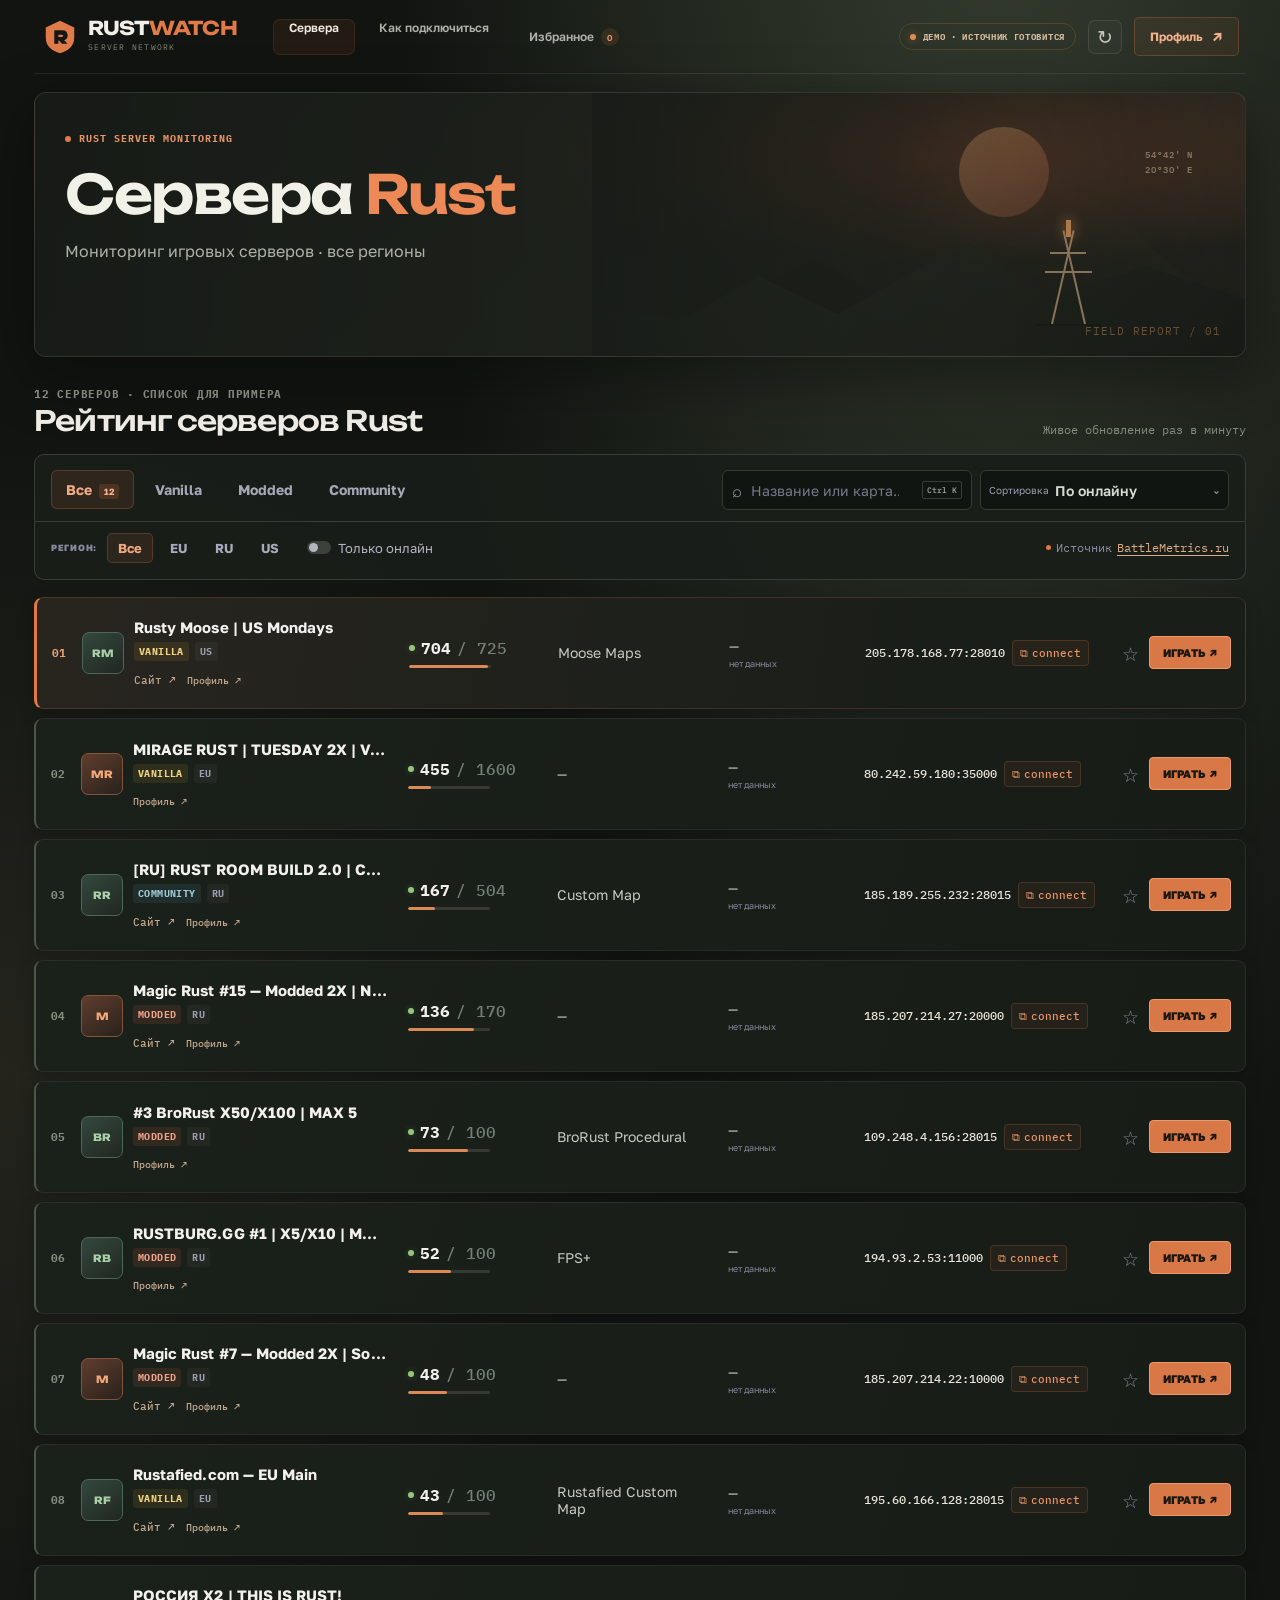
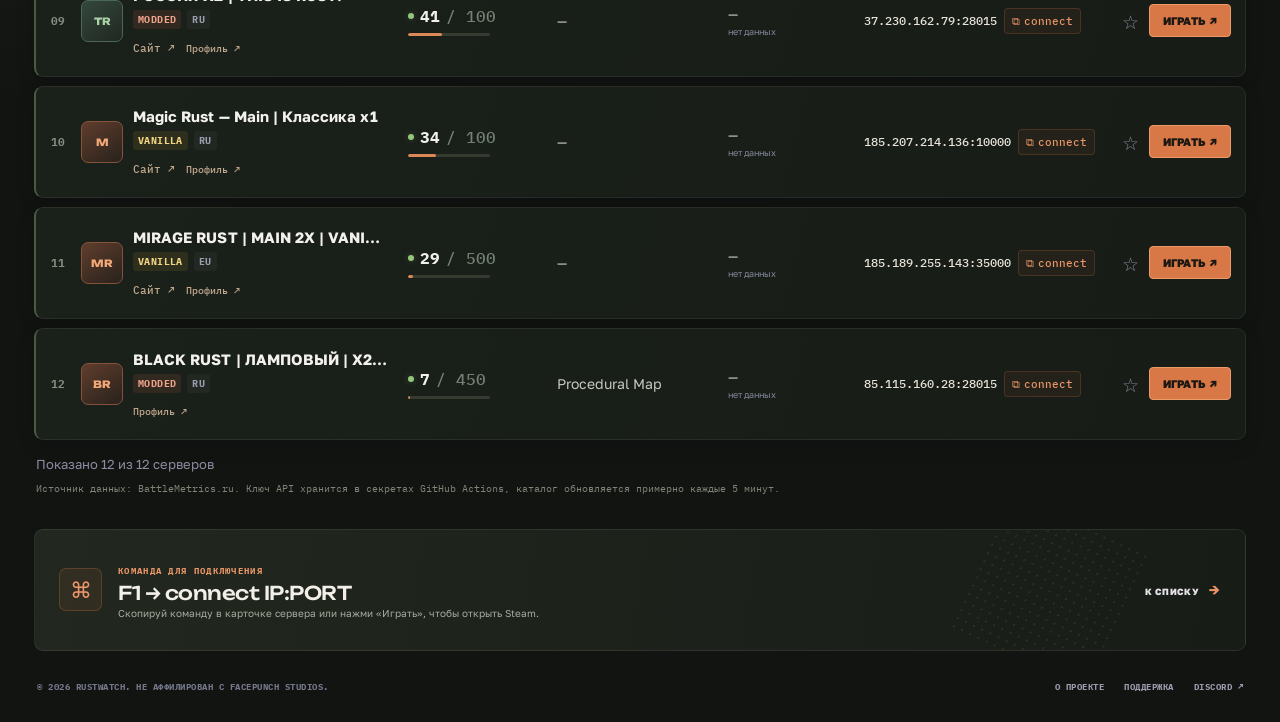
<file: index.html>
<!doctype html>
<html lang="ru">
  <head>
    <meta charset="UTF-8" />
    <meta name="viewport" content="width=device-width, initial-scale=1.0" />
    <meta name="theme-color" content="#0b0c19" />
    <meta name="description" content="Мониторинг серверов Rust: онлайн, карта, вайп и статус серверов." />
    <title>RUSTWATCH — мониторинг серверов</title>
    <link rel="preconnect" href="https://fonts.googleapis.com" />
    <link rel="preconnect" href="https://fonts.gstatic.com" crossorigin />
    <link href="https://fonts.googleapis.com/css2?family=Golos+Text:wght@400;500;600;700;800&family=IBM+Plex+Mono:wght@400;500;600&family=Unbounded:wght@400;500;600;700&display=swap" rel="stylesheet" />
    <link rel="stylesheet" href="styles.css" />
  </head>
  <body>
    <div class="site-shell">
      <main id="top">
        <header class="topbar">
          <a class="brand" href="#top" aria-label="RUSTWATCH — главная"><span class="brand-mark"><svg viewBox="0 0 40 40" aria-hidden="true"><path d="M20 3 5 10v11c0 8.2 6.4 13.7 15 16 8.6-2.3 15-7.8 15-16V10L20 3Z"/><path d="M14 27V13h8.6a5.4 5.4 0 0 1 1.8 10.5L28 27h-6l-2.9-3.2h-.8V27H14Zm4.3-7h3.8a1.2 1.2 0 1 0 0-2.4h-3.8V20Z"/></svg></span><span class="brand-name">RUST<span>WATCH</span><small>SERVER NETWORK</small></span></a>
          <nav class="top-nav" aria-label="Главная навигация"><a class="active" href="#servers" data-nav-all aria-current="page">Сервера</a><a href="#connect-guide">Как подключиться</a><button type="button" data-nav-filter="favorites" aria-pressed="false">Избранное <span id="favorite-count">0</span></button></nav>
          <div class="top-actions"><span class="demo-label"><i></i>КАТАЛОГ · ОБНОВЛЕНИЕ КАЖДЫЕ 5 МИН</span><button class="icon-button" id="refresh-button" aria-label="Обновить список" title="Обновить">↻</button><a class="profile-nav" href="profile.html">Профиль <span aria-hidden="true">↗</span></a></div>
        </header>

        <section class="hero" id="servers">
          <div class="hero-copy"><div class="eyebrow"><span></span> RUST SERVER MONITORING</div><h1>Сервера <em>Rust</em></h1><p>Мониторинг игровых серверов · все регионы</p></div>
          <div class="hero-art" aria-hidden="true"><div class="sun"></div><div class="ridge ridge-back"></div><div class="ridge ridge-front"></div><div class="radio-tower"><i></i><b></b><span></span></div><div class="hero-coords">54°42' N<br />20°30' E</div><div class="art-grain"></div></div>
        </section>

        <section class="content-section">
          <div class="section-heading"><div><div class="section-kicker">12 СЕРВЕРОВ · СПИСОК ДЛЯ ПРИМЕРА</div><h2>Рейтинг серверов Rust</h2></div><span class="rating-caption">Живое обновление раз в минуту</span></div>
          <div class="quick-stats"><div class="quick-stat"><span class="quick-icon flame">♨</span><div><b>Онлайн в примере</b><span>2 074 игрока</span></div><div class="sparkline"><svg viewBox="0 0 72 26"><path d="M1 19 10 17 17 21 25 12 34 15 43 8 50 13 59 5 71 2"/></svg></div></div><div class="quick-stat"><span class="quick-icon wipe-icon">◷</span><div><b>Ближайший вайп</b><span>Пример: сегодня</span></div><span class="quick-arrow">→</span></div><div class="quick-stat"><span class="quick-icon peak-icon">↗</span><div><b>Пик активности</b><span>EU Main · 398 / 400</span></div><span class="peak-badge">98%</span></div></div>

          <div class="toolbar"><div class="tabs" aria-label="Тип сервера"><button class="tab active" data-category="all" aria-pressed="true">Все <span>12</span></button><button class="tab" data-category="vanilla" aria-pressed="false">Vanilla</button><button class="tab" data-category="modded" aria-pressed="false">Modded</button><button class="tab" data-category="community" aria-pressed="false">Community</button></div><div class="toolbar-tools"><label class="search-box"><span aria-hidden="true">⌕</span><input id="search" type="search" placeholder="Название или карта..." aria-label="Поиск по названию сервера или карте" autocomplete="off" /><kbd aria-hidden="true">Ctrl K</kbd></label><label class="sort-select"><span>Сортировка</span><select id="sort" aria-label="Сортировка серверов"><option value="players">По онлайну</option><option value="capacity">По заполненности</option><option value="free">По свободным слотам</option><option value="name">По названию</option></select><b aria-hidden="true">⌄</b></label></div></div>
          <div class="filter-row"><div class="region-filters" role="group" aria-label="Фильтр по региону"><span>РЕГИОН:</span><button class="region active" data-region="all" aria-pressed="true">Все</button><button class="region" data-region="EU" aria-pressed="false">EU</button><button class="region" data-region="RU" aria-pressed="false">RU</button><button class="region" data-region="US" aria-pressed="false">US</button></div><label class="online-toggle"><input type="checkbox" id="online-only" /><span class="toggle-ui" aria-hidden="true"></span>Только онлайн</label><span class="updated-note"><i aria-hidden="true"></i> Источник BattleMetrics.ru</span></div>


          <div class="server-table-wrap"><table class="server-table"><caption class="visually-hidden">Список серверов Rust, адреса и команды подключения</caption><thead><tr><th scope="col">СЕРВЕР</th><th scope="col">ИГРОКИ</th><th scope="col">КАРТА</th><th scope="col">WIPE</th><th scope="col">АДРЕС И КОМАНДА</th><th scope="col"><span class="visually-hidden">Действия</span></th></tr></thead><tbody id="server-list"></tbody></table><div class="empty-state" id="empty-state" hidden><span aria-hidden="true">⌕</span><b>Серверы не найдены</b><p>Попробуй изменить поисковый запрос или фильтры.</p><button id="reset-filters">Сбросить фильтры</button></div></div>
          <div class="table-footer"><span id="results-label" aria-live="polite">Показано 12 серверов</span><button id="load-more" class="load-more">Загрузить ещё <span aria-hidden="true">↓</span></button></div>
          <p class="source-note">Источник данных: <a href="https://battlemetrics.ru/api" target="_blank" rel="noopener noreferrer">BattleMetrics.ru</a>. Ключ API хранится в секретах GitHub Actions, каталог обновляется примерно каждые 5 минут.</p>
        </section>
        <section class="wipe-banner" id="connect-guide"><div class="wipe-symbol">⌘</div><div><span>КОМАНДА ДЛЯ ПОДКЛЮЧЕНИЯ</span><h3>F1 → connect IP:PORT</h3><p>Скопируй команду в карточке сервера или нажми «Играть», чтобы открыть Steam.</p></div><a href="#servers">К СПИСКУ <b>→</b></a><div class="wipe-dots"></div></section>
        <footer id="about"><span>© 2026 RUSTWATCH. НЕ АФФИЛИРОВАН С FACEPUNCH STUDIOS.</span><div><a href="#about">О ПРОЕКТЕ</a><a href="#about">ПОДДЕРЖКА</a><a href="#about">DISCORD ↗</a></div></footer>
      </main>
    </div>
    <div class="toast" id="toast" role="status"></div>
    <dialog class="server-profile" id="server-profile" aria-labelledby="profile-title">
      <button class="profile-close" id="profile-close" type="button" aria-label="Закрыть профиль">×</button>
      <div id="profile-content"></div>
    </dialog>
    <script src="app.js"></script>
  </body>
</html>
</file>
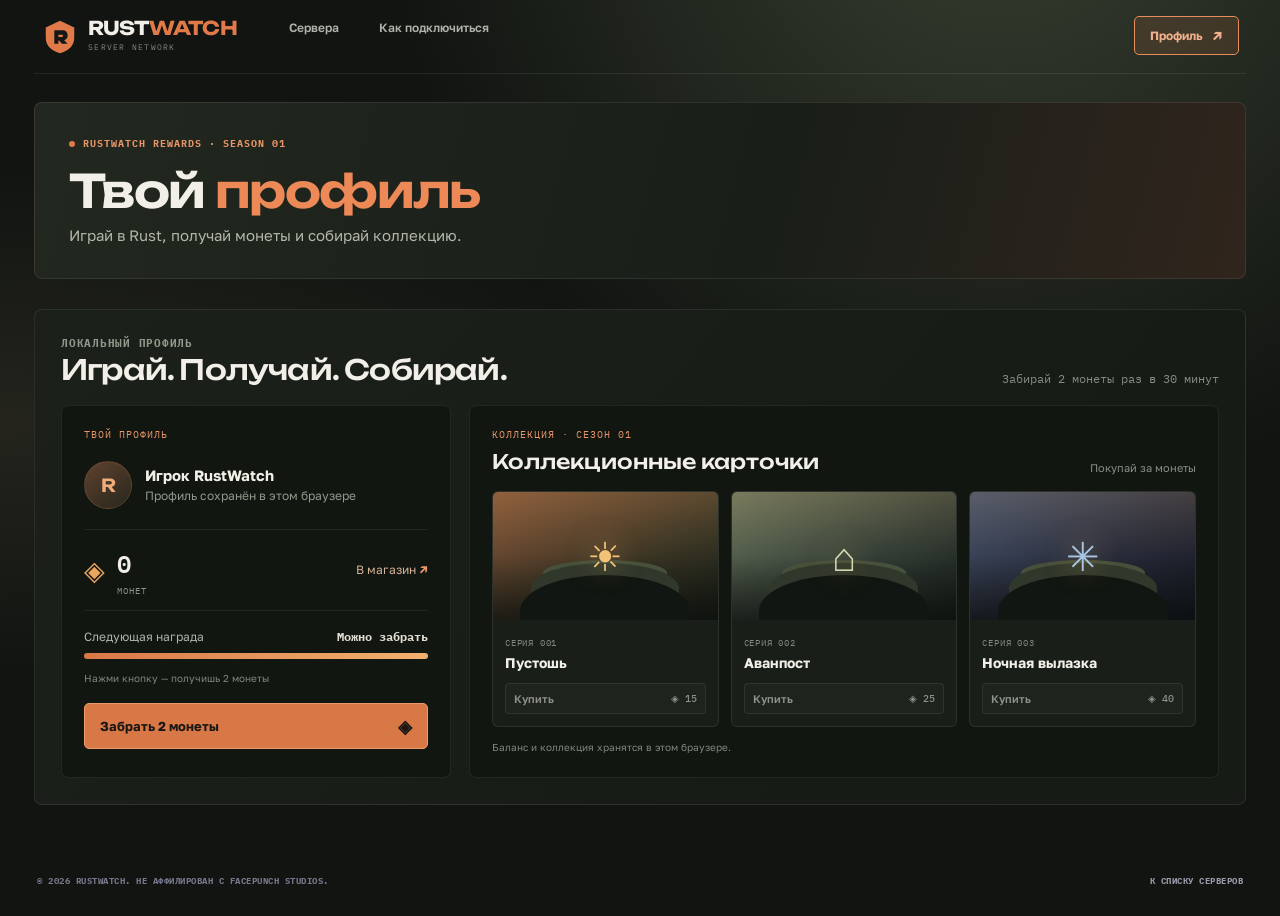
<file: profile.html>
<!doctype html>
<html lang="ru">
  <head>
    <meta charset="UTF-8" />
    <meta name="viewport" content="width=device-width, initial-scale=1.0" />
    <meta name="theme-color" content="#111411" />
    <meta name="description" content="Профиль RustWatch: монеты и коллекционные карточки Rust." />
    <title>Профиль — RUSTWATCH</title>
    <link rel="preconnect" href="https://fonts.googleapis.com" />
    <link rel="preconnect" href="https://fonts.gstatic.com" crossorigin />
    <link href="https://fonts.googleapis.com/css2?family=Golos+Text:wght@400;500;600;700;800&family=IBM+Plex+Mono:wght@400;500;600&family=Unbounded:wght@400;500;600;700&display=swap" rel="stylesheet" />
    <link rel="stylesheet" href="styles.css" />
  </head>
  <body>
    <div class="site-shell">
      <main id="top">
        <header class="topbar">
          <a class="brand" href="index.html" aria-label="RUSTWATCH — главная"><span class="brand-mark"><svg viewBox="0 0 40 40" aria-hidden="true"><path d="M20 3 5 10v11c0 8.2 6.4 13.7 15 16 8.6-2.3 15-7.8 15-16V10L20 3Z"/><path d="M14 27V13h8.6a5.4 5.4 0 0 1 1.8 10.5L28 27h-6l-2.9-3.2h-.8V27H14Zm4.3-7h3.8a1.2 1.2 0 1 0 0-2.4h-3.8V20Z"/></svg></span><span class="brand-name">RUST<span>WATCH</span><small>SERVER NETWORK</small></span></a>
          <nav class="top-nav" aria-label="Главная навигация"><a href="index.html#servers">Сервера</a><a href="index.html#connect-guide">Как подключиться</a></nav>
          <div class="top-actions"><a class="profile-nav active" href="profile.html" aria-current="page">Профиль <span aria-hidden="true">↗</span></a></div>
        </header>

        <section class="profile-page-hero">
          <div class="eyebrow"><span></span> RUSTWATCH REWARDS · SEASON 01</div>
          <h1>Твой <em>профиль</em></h1>
          <p>Играй в Rust, получай монеты и собирай коллекцию.</p>
        </section>

        <section class="account-section" id="account" aria-labelledby="account-title">
          <div class="section-heading"><div><div class="section-kicker">ЛОКАЛЬНЫЙ ПРОФИЛЬ</div><h2 id="account-title">Играй. Получай. Собирай.</h2></div><span class="rating-caption">Забирай 2 монеты раз в 30 минут</span></div>
          <div class="account-grid">
            <article class="account-card player-card">
              <div class="account-card-kicker">ТВОЙ ПРОФИЛЬ</div>
              <div class="player-identity" id="player-identity"><div class="player-avatar" aria-hidden="true">R</div><div><strong id="player-name">Игрок RustWatch</strong><span id="player-status">Профиль сохранён в этом браузере</span></div></div>
              <div class="coin-balance"><span aria-hidden="true">◈</span><div><strong id="coin-balance">0</strong><small>МОНЕТ</small></div><a href="#card-shop">В магазин <b>↗</b></a></div>
              <div class="playtime-track"><div class="playtime-label"><span>Следующая награда</span><b id="playtime-label">Можно забрать</b></div><div class="playtime-bar" role="progressbar" aria-label="Время до следующей награды" aria-valuemin="0" aria-valuemax="30" aria-valuenow="30"><span id="playtime-progress"></span></div><small id="reward-hint">Нажми кнопку — получишь 2 монеты</small></div>
              <button type="button" class="claim-coins" id="claim-coins">Забрать 2 монеты <span aria-hidden="true">◈</span></button>
            </article>
            <section class="shop-card" id="card-shop" aria-labelledby="shop-title">
              <div class="shop-heading"><div><div class="account-card-kicker">КОЛЛЕКЦИЯ · СЕЗОН 01</div><h3 id="shop-title">Коллекционные карточки</h3></div><span>Покупай за монеты</span></div>
              <div class="card-grid">
                <article class="collectible-card card-sulfur"><div class="card-art" aria-hidden="true"><span>☀</span><i></i></div><div class="collectible-info"><span>СЕРИЯ 001</span><h4>Пустошь</h4><button data-buy-card="wasteland" data-price="15">Купить <b>◈ 15</b></button></div></article>
                <article class="collectible-card card-outpost"><div class="card-art" aria-hidden="true"><span>⌂</span><i></i></div><div class="collectible-info"><span>СЕРИЯ 002</span><h4>Аванпост</h4><button data-buy-card="outpost" data-price="25">Купить <b>◈ 25</b></button></div></article>
                <article class="collectible-card card-night"><div class="card-art" aria-hidden="true"><span>✳</span><i></i></div><div class="collectible-info"><span>СЕРИЯ 003</span><h4>Ночная вылазка</h4><button data-buy-card="night" data-price="40">Купить <b>◈ 40</b></button></div></article>
              </div>
              <p class="collection-note" id="collection-note">Баланс и коллекция хранятся в этом браузере.</p>
            </section>
          </div>
        </section>
        <footer><span>© 2026 RUSTWATCH. НЕ АФФИЛИРОВАН С FACEPUNCH STUDIOS.</span><div><a href="index.html">К СПИСКУ СЕРВЕРОВ</a></div></footer>
      </main>
    </div>
    <div class="toast" id="toast" role="status"></div>
    <script src="account.js"></script>
  </body>
</html>
</file>
<file: styles.css>
:root{--bg:#101311;--panel:#171a18;--panel2:#1d211e;--line:#2a302c;--text:#f0f0e8;--muted:#898f89;--dim:#5f675f;--green:#c6f36a;--green2:#90bd3d;--orange:#e77543;--font:'Manrope',sans-serif;--display:'Barlow Condensed',sans-serif}*{box-sizing:border-box}html{scroll-behavior:smooth}body{margin:0;background:var(--bg);color:var(--text);font-family:var(--font);font-size:13px}a{color:inherit;text-decoration:none}button,input,select{font:inherit}.site-shell{min-height:100vh}.sidebar{position:fixed;inset:0 auto 0 0;width:236px;background:#141715;border-right:1px solid #262c28;display:flex;flex-direction:column;padding:25px 16px 19px;z-index:10}.brand{display:flex;align-items:center;gap:11px;padding:0 9px 48px}.brand-mark{width:40px;height:40px;color:var(--green)}.brand-mark svg{width:100%;height:100%;fill:currentColor}.brand-mark svg path+path{fill:#141715}.brand-name{font-family:var(--display);font-size:23px;font-weight:800;letter-spacing:.8px;line-height:.83}.brand-name>span{color:var(--green)}.brand-name small{display:block;font:600 8px var(--font);letter-spacing:2px;color:#777e77;margin-top:6px}.nav-label{font:700 9px var(--font);color:#656d66;letter-spacing:1.6px;padding:0 12px 11px}.main-nav{display:grid;gap:4px}.nav-item{height:42px;display:flex;align-items:center;gap:11px;color:#a2a8a1;padding:0 12px;border-radius:4px;font-weight:600;transition:.18s}.nav-item:hover{background:#202521;color:#fff}.nav-item.active{background:#272e25;color:var(--green)}.nav-icon{width:19px;text-align:center;font-size:18px;color:#939a92}.active .nav-icon{color:var(--green)}.nav-count{margin-left:auto;color:#798078;font-size:11px}.community-label{margin-top:34px}.sidebar-bottom{margin-top:auto}.status-card{border:1px solid #303832;border-radius:5px;background:#191e1a;padding:13px 14px;margin:0 3px 23px}.status-card-top{color:#cad4c8;font:700 9px var(--font);letter-spacing:.8px;display:flex;align-items:center;gap:7px}.tiny-pulse{display:inline-block;width:6px;height:6px;background:var(--green);border-radius:50%;box-shadow:0 0 9px #a8df50}.status-card p{color:#757d75;line-height:1.6;font-size:10px;margin:10px 0 0}.status-card p b{color:#c6ccc5;font-weight:600}.sidebar-foot{display:flex;justify-content:space-between;padding:0 9px;color:#5e665f;font-size:8px;letter-spacing:.65px;font-weight:700}main{margin-left:236px;min-height:100vh;max-width:1600px}.topbar{height:65px;border-bottom:1px solid #252b27;display:flex;align-items:center;justify-content:space-between;padding:0 54px}.crumb{font-size:9px;letter-spacing:1.1px;font-weight:700;color:#747b75}.crumb i{font-style:normal;color:#485048;margin:0 9px}.crumb b{color:#d8ddd6}.top-actions{display:flex;align-items:center;gap:19px}.live-indicator{font-size:9px;color:#a9b1a8;font-weight:800;letter-spacing:1px;display:flex;align-items:center;gap:7px}.icon-button{border:0;background:none;color:#9da49d;font-size:23px;cursor:pointer;transition:transform .5s,color .2s}.icon-button:hover{color:var(--green);transform:rotate(90deg)}.user-avatar{width:31px;height:31px;border:1px solid #485044;color:var(--green);border-radius:50%;display:grid;place-items:center;font:700 10px var(--display);background:#20271d}.mobile-menu{display:none}.hero{position:relative;min-height:333px;padding:55px 54px 0;overflow:hidden;border-bottom:1px solid #2b302c;background:radial-gradient(ellipse at 70% 80%,#242a23 0,transparent 48%),#151916}.hero-copy{position:relative;z-index:2}.eyebrow{font-size:9px;font-weight:800;color:var(--green);letter-spacing:1.8px;display:flex;align-items:center;gap:8px}.eyebrow>span{width:6px;height:6px;background:var(--green);border-radius:50%}.eyebrow-line{height:1px;width:41px;background:#525c49}.hero h1{font:800 clamp(45px,5.6vw,72px)/.88 var(--display);letter-spacing:1px;margin:21px 0 14px;color:#f1f1e8}.hero h1 em{font-style:normal;color:var(--green)}.hero-copy p{font-size:12px;line-height:1.8;color:#919891;margin:0}.hero-art{position:absolute;inset:0 0 43px 48%;overflow:hidden;opacity:.78}.sun{width:112px;height:112px;position:absolute;right:28%;top:59px;border-radius:50%;background:linear-gradient(135deg,#d4e886,#818e56);opacity:.75;box-shadow:0 0 90px 34px #a9cb6533}.ridge{position:absolute;bottom:0;width:110%;left:-3%;height:60%;background:linear-gradient(145deg,#394337,#1b211b 70%);clip-path:polygon(0 90%,15% 48%,23% 63%,38% 10%,45% 35%,56% 23%,70% 58%,80% 34%,100% 77%,100% 100%,0 100%)}.ridge-back{bottom:-13px;left:12%;height:64%;opacity:.45;filter:brightness(.7);transform:scaleX(-1)}.ridge-front{background:linear-gradient(140deg,#252c24,#131714);height:48%;clip-path:polygon(0 58%,15% 72%,26% 37%,37% 67%,55% 9%,66% 53%,80% 29%,100% 67%,100% 100%,0 100%)}.radio-tower{position:absolute;right:22%;bottom:30px;width:65px;height:114px;border-bottom:2px solid #151916;z-index:2}.radio-tower:before,.radio-tower:after{content:'';position:absolute;bottom:0;width:2px;height:96px;background:#99a579;transform-origin:bottom}.radio-tower:before{left:15px;transform:rotate(13deg)}.radio-tower:after{right:15px;transform:rotate(-13deg)}.radio-tower i{position:absolute;width:47px;height:2px;background:#99a579;left:9px;bottom:51px}.radio-tower b{position:absolute;width:36px;height:2px;background:#99a579;left:14px;bottom:70px}.radio-tower span{position:absolute;width:5px;height:17px;background:#c6f36a;left:30px;top:8px;box-shadow:0 0 13px var(--green)}.hero-coords{position:absolute;right:8%;top:54px;color:#bac3ad;font:600 8px/1.7 var(--font);letter-spacing:1px;text-align:right}.art-grain{position:absolute;inset:0;background:linear-gradient(90deg,#151916 0%,transparent 45%);z-index:1}.hero-stats{position:absolute;z-index:3;bottom:0;left:54px;right:54px;height:66px;border-top:1px solid #3a4039;display:flex;align-items:center;gap:45px}.hero-stats>div{display:flex;align-items:center;gap:11px}.hero-stats>div>strong{font:700 19px var(--display);letter-spacing:.4px}.hero-stats>div>span{font-size:8px;color:#929991;letter-spacing:.8px;font-weight:800;max-width:108px;line-height:1.4}.stat-unit{color:var(--green);font-size:14px}.hero-stats .stat-live{font-size:13px;color:var(--green);display:flex;align-items:center;gap:6px}.stat-live i{width:5px;height:5px;background:var(--green);border-radius:50%}.hero-stat-link{margin-left:auto!important}.hero-stat-link a{font-size:8px;letter-spacing:.8px;font-weight:800;color:#c5ccc3}.hero-stat-link b{color:var(--green);font-size:15px;margin-left:6px}.content-section{padding:40px 54px 0}.section-heading{display:flex;justify-content:space-between;align-items:end;margin-bottom:19px}.section-kicker{font-size:8px;font-weight:800;letter-spacing:1.6px;color:#818981;margin-bottom:5px}.section-heading h2{font:700 30px/.9 var(--display);margin:0;letter-spacing:.6px}.section-heading h2 span{color:var(--green)}.text-link{font-size:8px;font-weight:800;letter-spacing:.8px;color:#b8c0b6}.text-link b{color:var(--green);margin-left:8px;font-size:14px}.quick-stats{display:grid;grid-template-columns:repeat(3,1fr);gap:10px;margin-bottom:29px}.quick-stat{height:66px;background:#181c19;border:1px solid #282e29;border-radius:4px;display:flex;align-items:center;gap:11px;padding:0 14px;min-width:0}.quick-icon{font-size:17px;width:31px;height:31px;display:grid;place-items:center;border-radius:4px;background:#252c22;color:var(--green)}.quick-icon.flame{color:#f2975c;background:#33271f}.quick-stat>div:nth-child(2){display:grid;gap:4px;min-width:0}.quick-stat b{font-size:10px;color:#e4e8e0}.quick-stat span{font-size:9px;color:#848d84}.sparkline{margin-left:auto;width:57px}.sparkline svg{width:100%;overflow:visible}.sparkline path{fill:none;stroke:#a9df51;stroke-width:2}.quick-arrow{margin-left:auto;color:var(--green);font-size:18px}.peak-badge{margin-left:auto!important;color:var(--green)!important;background:#293323;border-radius:3px;padding:5px 7px;font-size:9px!important;font-weight:800}.toolbar{display:flex;justify-content:space-between;align-items:center;gap:15px;border-bottom:1px solid #2c322d}.tabs{display:flex;gap:21px;align-self:stretch}.tab{position:relative;border:0;padding:0 0 13px;background:none;color:#838b84;font-size:10px;font-weight:700;cursor:pointer}.tab span{font-size:8px;color:#7c857b;background:#262c27;padding:2px 5px;border-radius:3px;margin-left:3px}.tab:hover,.tab.active{color:#eaf0e6}.tab.active:after{content:'';position:absolute;bottom:-1px;left:0;right:0;height:2px;background:var(--green)}.tab.active span{color:#c5f168;background:#303a26}.toolbar-tools{display:flex;gap:8px;margin-bottom:8px}.search-box{height:32px;width:196px;display:flex;align-items:center;gap:7px;background:#1a1f1b;border:1px solid #2c332d;border-radius:3px;padding:0 9px;color:#8d958d}.search-box>span{font-size:17px}.search-box input{width:100%;min-width:0;background:none;border:0;outline:0;color:#e8ede6;font-size:9px}.search-box input::placeholder{color:#707970}.search-box kbd{font:600 8px var(--font);color:#707870;border:1px solid #353d36;border-radius:2px;padding:2px 4px;white-space:nowrap}.sort-select{height:32px;display:flex;align-items:center;gap:6px;background:#1a1f1b;border:1px solid #2c332d;border-radius:3px;padding:0 8px;color:#737c73;font-size:8px;position:relative}.sort-select select{appearance:none;background:transparent;color:#d5dbd3;border:0;outline:0;font-size:9px;font-weight:600;cursor:pointer;padding-right:11px}.sort-select select option{background:#202520}.sort-select>b{position:absolute;right:8px;pointer-events:none;color:#8b948b}.filter-row{height:51px;display:flex;align-items:center;gap:20px}.region-filters{display:flex;align-items:center;gap:6px}.region-filters>span{color:#737b74;font-size:8px;font-weight:800;letter-spacing:.7px;margin-right:4px}.region{border:1px solid transparent;background:transparent;color:#90988f;padding:5px 9px;border-radius:3px;font-size:8px;font-weight:700;cursor:pointer}.region:hover,.region.active{border-color:#424d3c;background:#242c20;color:var(--green)}.online-toggle{display:flex;align-items:center;gap:7px;color:#959d95;font-size:9px;cursor:pointer}.online-toggle input{position:absolute;opacity:0}.toggle-ui{width:24px;height:13px;background:#363d37;border-radius:10px;position:relative;transition:.2s}.toggle-ui:after{content:'';position:absolute;left:2px;top:2px;width:9px;height:9px;background:#939a93;border-radius:50%;transition:.2s}.online-toggle input:checked+.toggle-ui{background:#668035}.online-toggle input:checked+.toggle-ui:after{left:13px;background:#d8ff85}.updated-note{margin-left:auto;color:#717a71;font-size:8px;display:flex;align-items:center;gap:5px}.updated-note i{width:5px;height:5px;background:var(--green);border-radius:50%}.updated-note b{color:#abb3aa;font-weight:600}.server-table-wrap{border:1px solid #2b322c;border-radius:4px;overflow:hidden;background:#171b18}.server-table{width:100%;border-collapse:collapse;text-align:left}.server-table thead{background:#1c211d}.server-table th{height:34px;padding:0 12px;color:#737d74;font:800 8px var(--font);letter-spacing:.8px;white-space:nowrap}.server-table td{height:65px;padding:0 12px;border-top:1px solid #292f2a}.server-table tbody tr{transition:background .15s}.server-table tbody tr:hover{background:#1d231e}.server-table th:first-child,.server-table td:first-child{padding-left:17px}.server-table th:last-child,.server-table td:last-child{text-align:right;padding-right:17px}.server-info{display:flex;align-items:center;gap:10px;min-width:200px}.server-badge{width:34px;height:34px;border-radius:4px;display:grid;place-items:center;flex:none;font:800 10px var(--display);color:#cde889;background:linear-gradient(145deg,#39482d,#20291e);border:1px solid #48563a}.server-badge.orange{color:#efa471;background:linear-gradient(145deg,#503628,#2b201b);border-color:#624531}.server-badge.blue{color:#94c6d8;background:linear-gradient(145deg,#293f45,#202729);border-color:#35505a}.server-name{display:grid;gap:4px}.server-name strong{font-size:10px;color:#edf0e9;font-weight:700;white-space:nowrap}.server-tags{display:flex;gap:4px;align-items:center}.server-tag{font:800 7px var(--font);letter-spacing:.4px;padding:2px 4px;border-radius:2px;color:#bac6b4;background:#293029}.server-tag.vanilla{color:#c6ef77;background:#2c3723}.server-tag.modded{color:#edab72;background:#38291f}.server-tag.community{color:#94c6d8;background:#22343a}.server-tag.region-tag{color:#8d958d;background:#232825}.players-cell{width:126px}.players-number{display:flex;align-items:center;gap:7px;color:#e5eae2;font-size:10px;font-weight:700;white-space:nowrap}.players-number i{width:6px;height:6px;background:#8fb54b;border-radius:50%;box-shadow:0 0 6px #9fd75755}.players-number i.offline{background:#657067;box-shadow:none}.capacity{height:3px;width:82px;background:#313831;margin-top:7px;border-radius:3px;overflow:hidden}.capacity span{display:block;height:100%;background:var(--green);border-radius:3px}.map-cell{color:#b3bbb2;font-size:9px}.map-cell span{display:block;color:#707970;font-size:8px;margin-top:4px}.wipe-cell{font-size:9px;color:#c4cbc1;white-space:nowrap}.wipe-cell span{display:block;color:#778176;font-size:8px;margin-top:4px}.ping-cell{font-size:9px;color:#b8c1b6;white-space:nowrap}.ping-bars{display:inline-flex;align-items:end;gap:2px;height:10px;margin-right:5px;vertical-align:middle}.ping-bars i{display:block;width:2px;background:#9bc74d;border-radius:1px}.ping-bars i:nth-child(1){height:4px}.ping-bars i:nth-child(2){height:6px}.ping-bars i:nth-child(3){height:8px}.ping-bars i:nth-child(4){height:10px;opacity:.25}.ping-bars.medium i:nth-child(1),.ping-bars.medium i:nth-child(2),.ping-bars.medium i:nth-child(3){background:#d6b759}.ping-bars.medium i:nth-child(4){opacity:1}.ping-bars.slow i{background:#e37e52}.join-button{border:1px solid #46533b;background:#252d21;border-radius:3px;color:var(--green);padding:7px 10px;font:800 8px var(--font);letter-spacing:.3px;cursor:pointer;transition:.15s;white-space:nowrap}.join-button:hover{background:var(--green);color:#182014}.favorite-button{background:transparent;border:0;color:#596259;font-size:17px;cursor:pointer;padding:2px;margin-right:8px;vertical-align:middle}.favorite-button:hover,.favorite-button.selected{color:var(--green)}.server-actions{white-space:nowrap}.empty-state{padding:44px 20px;text-align:center}.empty-state>span{font-size:28px;color:#747f70}.empty-state b{display:block;color:#e1e7dd;margin-top:8px}.empty-state p{color:#858e84;font-size:10px}.empty-state button{background:#252d21;border:1px solid #46533b;color:var(--green);padding:8px 12px;border-radius:3px;cursor:pointer}.table-footer{display:flex;justify-content:space-between;align-items:center;color:#7d867c;font-size:9px;padding:13px 3px 0}.load-more{border:0;background:none;color:#bdc5bb;font-weight:700;font-size:9px;cursor:pointer}.load-more span{color:var(--green);font-size:15px;margin-left:6px}.load-more:hover{color:var(--green)}.wipe-banner{margin:38px 54px 0;border:1px solid #393f33;border-radius:4px;background:linear-gradient(105deg,#20271e,#171c18);min-height:112px;display:flex;align-items:center;padding:20px 24px;gap:16px;position:relative;overflow:hidden}.wipe-symbol{width:43px;height:43px;display:grid;place-items:center;color:var(--green);border:1px solid #4b5c3a;background:#283123;border-radius:4px;font-size:22px;flex:none}.wipe-banner>div:nth-child(2){z-index:1}.wipe-banner>div:nth-child(2)>span{font-size:8px;color:var(--green);font-weight:800;letter-spacing:1.3px}.wipe-banner h3{font:600 20px var(--display);margin:4px 0 2px}.wipe-banner p{margin:0;color:#8e978d;font-size:9px}.wipe-banner>a{margin-left:auto;z-index:1;color:#c3cbc0;font-size:8px;letter-spacing:.7px;font-weight:800;white-space:nowrap}.wipe-banner>a b{color:var(--green);font-size:14px;margin-left:7px}.wipe-dots{position:absolute;right:10%;width:150px;height:150px;opacity:.14;background-image:radial-gradient(#b7e56c 1px,transparent 1px);background-size:9px 9px;transform:rotate(25deg)}footer{height:71px;display:flex;justify-content:space-between;align-items:center;margin:0 54px;color:#656e65;font-size:8px;letter-spacing:.5px;font-weight:700}footer div{display:flex;gap:20px}footer a{color:#879087}footer a:hover{color:var(--green)}.toast{position:fixed;bottom:24px;right:24px;background:#e2f7bd;color:#182014;border-radius:4px;padding:11px 16px;font-size:11px;font-weight:700;box-shadow:0 6px 30px #0008;transform:translateY(20px);opacity:0;pointer-events:none;transition:.2s;z-index:20}.toast.show{transform:translateY(0);opacity:1}
@media(min-width:1500px){.hero{min-height:365px;padding-top:65px}.hero-stats{height:75px}.content-section{padding-top:46px}.server-table td{height:70px}.server-table th{height:39px}}@media(max-width:1100px){.sidebar{width:205px;padding-left:12px;padding-right:12px}main{margin-left:205px}.topbar{padding:0 32px}.hero{padding-left:32px;padding-right:32px}.hero-stats{left:32px;right:32px;gap:25px}.content-section{padding-left:32px;padding-right:32px}.wipe-banner{margin-left:32px;margin-right:32px}footer{margin-left:32px;margin-right:32px}.hero-art{left:45%}.search-box{width:165px}.tabs{gap:14px}.server-table th,.server-table td{padding-left:8px;padding-right:8px}.server-info{min-width:174px}}@media(max-width:820px){.sidebar{width:236px;transform:translateX(-100%);transition:transform .22s;box-shadow:15px 0 35px #0007}.sidebar.open{transform:translateX(0)}main{margin-left:0}.mobile-menu{display:block;background:none;border:0;color:#c5cdc3;font-size:18px;cursor:pointer;margin-right:13px}.topbar{justify-content:flex-start;padding:0 20px}.top-actions{margin-left:auto}.hero{padding-left:25px;padding-right:25px}.hero-art{left:40%;opacity:.5}.hero-stats{left:25px;right:25px;gap:20px}.hero-stats>div>span{font-size:7px}.content-section{padding-left:24px;padding-right:24px}.toolbar{align-items:flex-end;flex-direction:column-reverse;padding-bottom:0}.toolbar-tools{width:100%;margin-bottom:11px}.search-box{flex:1;width:auto}.tabs{width:100%;gap:20px;overflow:auto}.tab{padding-bottom:12px;white-space:nowrap}.filter-row{gap:10px}.updated-note{display:none}.server-table-wrap{overflow-x:auto}.server-table{min-width:730px}.wipe-banner{margin-left:24px;margin-right:24px}footer{margin-left:24px;margin-right:24px}}@media(max-width:520px){.topbar{height:55px;padding:0 15px}.crumb{font-size:8px}.top-actions{gap:12px}.user-avatar{width:28px;height:28px}.hero{min-height:355px;padding:43px 20px 0}.hero h1{font-size:52px}.hero-copy p{font-size:10px;max-width:270px}.hero-art{left:16%;opacity:.28}.hero-stats{left:20px;right:20px;height:76px;gap:12px;justify-content:space-between}.hero-stats>div{display:grid;gap:2px;align-content:center}.hero-stats>div>strong{font-size:17px}.hero-stats>div>span{font-size:6px;max-width:80px}.hero-stats .stat-live{font-size:11px}.hero-stat-link{display:none!important}.content-section{padding:31px 15px 0}.section-heading h2{font-size:27px}.text-link{font-size:7px}.quick-stats{grid-template-columns:1fr;gap:7px;margin-bottom:23px}.quick-stat{height:57px}.quick-stat:last-child{display:none}.toolbar-tools{gap:6px}.search-box{height:34px}.search-box kbd{display:none}.sort-select{height:34px}.sort-select>span{display:none}.tabs{gap:17px}.filter-row{height:47px;flex-wrap:wrap}.region-filters{gap:2px}.region-filters>span{font-size:7px}.region{padding:5px 7px}.online-toggle{margin-left:auto;font-size:8px}.server-table-wrap{margin-right:-1px}.table-footer{font-size:8px}.wipe-banner{margin:30px 15px 0;padding:15px;gap:11px;min-height:105px}.wipe-symbol{width:36px;height:36px}.wipe-banner h3{font-size:17px}.wipe-banner p{max-width:220px;line-height:1.5}.wipe-banner>a{display:none}footer{margin:0 15px;min-height:70px;height:auto;align-items:flex-start;padding:20px 0;gap:12px;flex-direction:column;font-size:7px}footer div{gap:14px}.desktop-only{display:none}}

.visually-hidden{position:absolute;width:1px;height:1px;padding:0;margin:-1px;overflow:hidden;clip:rect(0,0,0,0);white-space:nowrap;border:0}
:focus-visible{outline:2px solid var(--green);outline-offset:3px}
button,select,a{-webkit-tap-highlight-color:transparent}
.tab,.region,.nav-item,.join-button,.favorite-button,.load-more,.icon-button,.wipe-banner>a,.text-link{transition:color .2s ease,background-color .2s ease,border-color .2s ease,transform .25s cubic-bezier(.2,.7,.2,1)}
@media(prefers-reduced-motion:reduce){*,*::before,*::after{scroll-behavior:auto!important;animation-duration:.01ms!important;animation-iteration-count:1!important;transition-duration:.01ms!important}}

/* Catalog direction: atmospheric backdrop, compact filters, ranked server cards. */
:root{--bg:#0b0c19;--panel:#17192b;--panel2:#20223a;--line:#303149;--text:#f3f2ee;--muted:#a5a6b3;--dim:#727487;--green:#f0bd45;--green2:#d69d28}
body{background:radial-gradient(ellipse at 50% -20%,#332440 0,transparent 48%),radial-gradient(ellipse at 88% 8%,#1f2748 0,transparent 34%),#0b0c19;color:var(--text)}
.sidebar{display:none}
.site-shell{min-height:100vh}
main{margin:0 auto;max-width:1440px;min-height:100vh;padding:0 34px}
.topbar{height:68px;padding:0 7px;border-bottom:1px solid #ffffff16;position:relative;z-index:4}
.brand{padding:0;gap:9px}
.brand-mark{width:35px;height:35px;color:var(--green)}
.brand-name{font-size:21px}
.brand-name small{font-size:7px;letter-spacing:1.7px}
.top-nav{display:flex;align-items:center;gap:8px;margin-left:36px;margin-right:auto;height:100%}
.top-nav a,.top-nav button{height:36px;padding:0 13px;border:1px solid transparent;border-radius:7px;background:none;color:#a4a5b5;font-size:11px;font-weight:700;cursor:pointer}
.top-nav a:hover,.top-nav button:hover,.top-nav .active{background:#ffffff0c;color:#fff;border-color:#ffffff10}
.top-nav button span{display:inline-grid;place-items:center;min-width:18px;height:18px;padding:0 5px;margin-left:4px;border-radius:99px;background:#f0bd4522;color:#ffdb84;font-size:9px}
.top-actions{gap:12px}
.demo-label{display:flex;align-items:center;gap:7px;padding:7px 10px;border:1px solid #ffffff12;border-radius:99px;color:#c6c4d1;font-size:8px;font-weight:800;letter-spacing:.7px}
.demo-label i{height:6px;width:6px;border-radius:50%;background:var(--green);box-shadow:0 0 9px #f0bd4588}
.icon-button{height:34px;width:34px;border:1px solid #ffffff15;border-radius:7px;background:#ffffff08;color:#d3d0d9;font-size:19px}
.hero{min-height:250px;margin:18px 0 0;padding:35px 30px 28px;border:1px solid #ffffff1a;border-radius:12px;background:linear-gradient(90deg,#15182aeF 0%,#181a2cd9 42%,#181a2c77 100%),radial-gradient(ellipse at 74% 23%,#594058 0,transparent 44%),linear-gradient(145deg,#15192d,#342638 52%,#191a29);box-shadow:0 18px 60px #02030b44}
.hero-copy{z-index:2}
.eyebrow{color:#d7b36a;font-size:8px;letter-spacing:1.5px}
.eyebrow>span{background:var(--green)}
.hero h1{font:700 clamp(32px,4vw,45px)/1 var(--display);letter-spacing:.2px;margin:13px 0 7px;text-transform:none}
.hero h1 em{color:#f5c44e}
.hero-copy p{font-size:11px;color:#b6b5c1;margin:0}
.hero-art{left:46%;inset-block:0;opacity:.65}
.hero-art .sun{right:30%;top:34px;width:90px;height:90px;background:linear-gradient(135deg,#ffd976,#ba775c);box-shadow:0 0 80px 30px #e6a85d24}
.hero-art .ridge{background:linear-gradient(145deg,#4a4051,#1b1c2d 76%)}
.hero-art .ridge-back{filter:brightness(.74)}
.hero-art .ridge-front{background:linear-gradient(140deg,#2e2c3d,#111322)}
.hero-art .radio-tower:before,.hero-art .radio-tower:after,.hero-art .radio-tower i,.hero-art .radio-tower b{background:#b89b72}
.hero-art .radio-tower span{background:#ffd773;box-shadow:0 0 13px #ffd773}
.hero-coords{color:#ddc9a6}
.art-grain{background:linear-gradient(90deg,#16192b 0%,#17192b80 39%,transparent 100%)}
.content-section{padding:30px 0 0}
.section-heading{margin:0 0 17px;align-items:end}
.section-kicker{color:#9a9caf;font-size:8px;letter-spacing:1.25px}
.section-heading h2{font:600 25px/1.1 var(--display);letter-spacing:.15px;text-transform:none}
.section-heading h2 span{color:#f0bd45}
.rating-caption{color:#8d90a2;font-size:9px}
.quick-stats{display:none}
.toolbar{border:1px solid #ffffff17;border-radius:10px 10px 0 0;background:#17192bea;padding:13px 14px 0;gap:16px;align-items:center}
.tabs{gap:6px}
.tab{padding:9px 12px;margin-bottom:10px;border:1px solid transparent;border-radius:6px;color:#a5a7b7;font-size:10px}
.tab span{background:#ffffff12;color:#c4c5d0}
.tab.active{background:#f0bd4518;border-color:#f0bd4535;color:#ffe19a}
.tab.active:after{display:none}
.tab.active span{background:#f0bd4524;color:#ffe19a}
.toolbar-tools{margin:0 0 10px}
.search-box,.sort-select{height:36px;border-color:#ffffff1a;border-radius:6px;background:#101222;color:#9c9eae}
.search-box{width:225px}
.search-box input{font-size:10px}
.search-box input::placeholder{color:#77798b}
.search-box kbd{border-color:#ffffff22;color:#858799}
.sort-select select{font-size:10px}
.filter-row{height:auto;min-height:51px;padding:8px 14px 13px;border:1px solid #ffffff17;border-top:0;border-radius:0 0 10px 10px;background:#17192bea;gap:17px}
.region-filters>span{color:#888b9d}
.region{border-radius:5px;color:#a8aabb}
.region:hover,.region.active{background:#f0bd4518;border-color:#f0bd4544;color:#ffe19a}
.online-toggle{color:#b4b5c2}
.toggle-ui{background:#34364c}
.toggle-ui:after{background:#b2b4c0}
.online-toggle input:checked+.toggle-ui{background:#a67921}
.updated-note{color:#8b8da0}
.updated-note b{color:#cfb36e}
.server-table-wrap{margin-top:17px;border:0;border-radius:0;background:transparent;overflow:visible}
.server-table{display:block;width:100%;border-collapse:separate;border-spacing:0}
.server-table caption{caption-side:top}
.server-table thead{display:none}
.server-table tbody{display:grid;gap:9px}
.server-table tbody tr{display:grid;grid-template-columns:minmax(230px,1.65fr) minmax(96px,.68fr) minmax(104px,.78fr) minmax(90px,.72fr) minmax(76px,.58fr) minmax(124px,.78fr);align-items:center;min-height:81px;border:1px solid #ffffff12;border-radius:9px;background:linear-gradient(105deg,#181a2cf2,#17192de8);box-shadow:0 5px 18px #03040c29;transition:transform .22s cubic-bezier(.2,.7,.2,1),border-color .22s ease,background-color .22s ease}
.server-table tbody tr:hover{transform:translateY(-2px);border-color:#f0bd4548;background:linear-gradient(105deg,#1d2034,#1a1c30)}
.server-table tbody tr:first-child{border-color:#e7b84e55;background:linear-gradient(100deg,#29233a,#191a2d 72%)}
.server-table td{height:auto;min-width:0;padding:12px 10px;border:0;color:#c3c4cf;font-size:10px}
.server-table td:first-child{padding-left:15px}
.server-table td:last-child{text-align:right;padding-right:14px}
.server-info{min-width:0;gap:10px}
.rank-number{width:20px;flex:none;color:#797c90;font:700 10px var(--display)}
.server-table tbody tr:first-child .rank-number{color:#f2c65c}
.server-badge{width:38px;height:38px;border-radius:7px;background:linear-gradient(145deg,#55452d,#292337);border-color:#80643a;color:#ffdc80}
.server-badge.orange{background:linear-gradient(145deg,#573b31,#282033);border-color:#725042;color:#f1ad84}
.server-badge.blue{background:linear-gradient(145deg,#2c4054,#25263b);border-color:#455a72;color:#a9c8e9}
.server-name{min-width:0;gap:6px}
.server-name strong{display:block;overflow:hidden;text-overflow:ellipsis;color:#f3f1ed;font-size:10px;letter-spacing:.05px}
.server-tags{gap:5px}
.server-tag{border-radius:3px;background:#ffffff0d;color:#b8bac8;font-size:7px}
.server-tag.vanilla{background:#a8842e24;color:#f2d482}
.server-tag.modded{background:#a7543e2b;color:#eea28a}
.server-tag.community{background:#3e6b7a30;color:#9ecbd7}
.server-tag.region-tag{background:#ffffff0a;color:#9b9eae}
.players-cell{width:auto}
.players-number{gap:6px;color:#f1f0ed;font-size:11px}
.players-number i{background:#92d279;box-shadow:0 0 8px #92d27955}
.players-number i.offline{background:#757889;box-shadow:none}
.capacity{width:min(82px,90%);height:3px;background:#35374b;margin-top:7px}
.capacity span{background:#e5b844}
.map-cell{color:#e0dfe0;font-size:10px}
.map-cell span,.wipe-cell span{color:#85879a;font-size:8px}
.wipe-cell{color:#e0dfe0;font-size:10px}
.ping-cell{color:#d7d5dc;font-size:9px}
.ping-bars i{background:#98d47b}
.ping-bars.medium i{background:#e9bd57}
.ping-bars.slow i{background:#e58265}
.favorite-button{color:#85879a}
.favorite-button:hover,.favorite-button.selected{color:#ffd36b}
.join-button{border:1px solid #e4b94c55;background:#e4b94c;color:#211a19;border-radius:5px;padding:8px 12px;font-size:8px}
.join-button:hover{background:#ffcf65;border-color:#ffcf65;color:#211a19;transform:translateY(-1px)}
.empty-state{border:1px solid #ffffff14;border-radius:9px;background:#17192b;padding:50px 20px}
.empty-state b{color:#efedf0}
.empty-state button{border-color:#d4a94355;background:#e4b94c;color:#241d1b;border-radius:5px}
.table-footer{padding:14px 2px 0;color:#8b8da0}
.load-more{color:#d9d9e0}
.load-more:hover{color:#ffd36b}
.wipe-banner{margin:32px 0 0;border-color:#ffffff16;border-radius:9px;background:linear-gradient(100deg,#1e2034,#17192b);padding:20px 22px}
.wipe-symbol{border-color:#e4b94c44;background:#e4b94c16;color:#ffd36b;border-radius:7px}
.wipe-banner>div:nth-child(2)>span{color:#edc766}
.wipe-banner h3{font-size:21px}
.wipe-banner p{color:#a5a6b4}
.wipe-banner>a{color:#e6e3e7}
.wipe-banner>a b{color:#ffd36b}
.wipe-dots{opacity:.12}
footer{margin:0;padding:20px 3px;color:#75788b}
footer a{color:#9a9cad}
.toast{background:#f0bd45;color:#211a19}

@media(max-width:1000px){main{padding:0 24px}.server-table tbody tr{grid-template-columns:minmax(200px,1.45fr) minmax(88px,.7fr) minmax(92px,.72fr) minmax(83px,.65fr) minmax(67px,.5fr) minmax(114px,.75fr)}.server-table td{padding-left:7px;padding-right:7px}.server-table td:first-child{padding-left:12px}.server-table td:last-child{padding-right:10px}}
@media(max-width:760px){main{padding:0 17px}.topbar{height:62px}.top-nav{margin-left:16px;gap:0}.top-nav a,.top-nav button{padding:0 9px;font-size:10px}.demo-label{font-size:0;padding:8px}.hero{min-height:210px;padding:30px 23px 25px}.hero-art{left:38%;opacity:.42}.content-section{padding:24px 0 0}.toolbar{align-items:stretch;flex-direction:column-reverse;gap:5px;padding:11px 11px 0}.tabs{overflow-x:auto;gap:5px}.tab{white-space:nowrap}.toolbar-tools{width:100%;margin-bottom:8px}.search-box{width:auto;flex:1}.filter-row{flex-wrap:wrap;padding:9px 11px 12px}.updated-note{display:flex;margin-left:auto}.server-table{min-width:0}.server-table-wrap{overflow:visible;margin-right:0}.server-table tbody tr{grid-template-columns:minmax(0,1.5fr) minmax(90px,.75fr) minmax(92px,.8fr) minmax(112px,.8fr);gap:0 4px;padding:7px 0}.server-table td{padding:8px 9px}.server-table td:first-child{grid-column:1 / -1;padding:9px 12px 11px;border-bottom:1px solid #ffffff12}.server-table td:nth-child(2){grid-column:1}.server-table td:nth-child(3){grid-column:2}.server-table td:nth-child(4){grid-column:3}.server-table td:nth-child(5){grid-column:4}.server-table td:last-child{grid-column:1 / -1;border-top:1px solid #ffffff12;padding:8px 12px 5px}.server-table td:not(:first-child):not(:last-child)::before{content:attr(data-label);display:block;margin-bottom:4px;color:#85879a;font-size:7px;font-weight:800;letter-spacing:.6px;text-transform:uppercase}.players-cell .capacity{margin-top:5px}.wipe-banner{margin-top:25px}}
@media(max-width:480px){main{padding:0 12px}.topbar{height:58px;padding:0 2px}.brand-mark{width:30px;height:30px}.brand-name{font-size:19px}.brand-name small{font-size:6px}.top-nav{margin-left:auto;margin-right:0}.top-nav a,.top-nav button{padding:0 7px;font-size:9px}.top-nav button span{min-width:16px;height:16px}.top-actions{gap:6px;margin-left:8px}.demo-label{display:none}.icon-button{height:31px;width:31px}.hero{min-height:190px;margin-top:12px;padding:27px 18px}.hero h1{font-size:36px}.hero-copy p{max-width:240px;font-size:10px}.hero-art{left:23%;opacity:.26}.hero-coords{display:none}.section-heading h2{font-size:23px}.rating-caption{font-size:8px}.tab{padding:8px 9px;font-size:9px}.filter-row{gap:9px}.region-filters{gap:0}.region-filters>span{font-size:7px;margin-right:2px}.region{padding:5px 6px;font-size:8px}.online-toggle{font-size:8px;gap:5px}.updated-note{display:none}.server-table tbody tr{grid-template-columns:minmax(0,1fr) minmax(76px,.7fr)}.server-table td:nth-child(2){grid-column:1}.server-table td:nth-child(3){grid-column:2}.server-table td:nth-child(4){grid-column:1}.server-table td:nth-child(5){grid-column:2}.server-name strong{font-size:9px}.server-badge{width:34px;height:34px}.rank-number{width:17px}.wipe-banner{padding:14px;gap:10px}.wipe-banner h3{font-size:17px}.wipe-banner p{font-size:8px;max-width:220px}footer{font-size:7px;gap:10px;flex-direction:column;align-items:flex-start}footer div{gap:13px}}

/* Typography and color direction: field equipment, oxidized metal and warm signal orange. */
:root{--bg:#111411;--panel:#191e19;--panel2:#222922;--line:#343b33;--text:#f1efe7;--muted:#b2b5a9;--dim:#81877c;--green:#df7845;--green2:#b65632;--font:'Golos Text',sans-serif;--display:'Unbounded',sans-serif;--mono:'IBM Plex Mono',monospace}
body{background:radial-gradient(ellipse at 78% -18%,#394132 0,transparent 44%),radial-gradient(ellipse at 0 46%,#24241d 0,transparent 36%),#111411;color:var(--text);font-family:var(--font)}
.topbar{border-color:#ffffff14}
.brand-name{font-family:var(--display);font-weight:700;font-size:17px;letter-spacing:-.8px}
.brand-name>span{color:#e07a48}
.brand-mark{color:#e07a48}
.brand-name small{font-family:var(--mono);font-weight:400;letter-spacing:1.25px;color:#858a7e}
.top-nav a,.top-nav button{font-family:var(--font);font-weight:600;color:#aeb2a8}
.top-nav a:hover,.top-nav button:hover,.top-nav .active{background:#d86f3a15;border-color:#d86f3a24;color:#f2e9de}
.top-nav button span{background:#d86f3a24;color:#f2a277;font-family:var(--mono)}
.demo-label{font-family:var(--mono);border-color:#d8894e35;color:#d6ba9e}
.demo-label i{background:#e28b4d;box-shadow:0 0 9px #e28b4d88}
.icon-button{background:#ffffff05;border-color:#ffffff1a;color:#cbc9bd}
.hero{border-color:#ffffff19;background:linear-gradient(90deg,#171b17f5 0%,#1a1e19e8 42%,#1b1d1982 100%),radial-gradient(ellipse at 74% 23%,#8a4932 0,transparent 40%),linear-gradient(145deg,#171b17,#34382a 52%,#201e19);box-shadow:0 18px 60px #02040266}
.hero:after{content:"FIELD REPORT   /   01";position:absolute;right:24px;bottom:18px;color:#e29a6a66;font:10px var(--mono);letter-spacing:1px;z-index:2}
.eyebrow{font-family:var(--mono);color:#e79566;letter-spacing:1px}
.eyebrow>span{background:#e07a48}
.hero h1{font-family:var(--display);font-weight:600;font-size:clamp(27px,3.3vw,39px);letter-spacing:-1.5px;line-height:1.18;margin:17px 0 9px}
.hero h1 em{color:#ec8957;font-style:normal}
.hero-copy p{font-family:var(--font);font-size:11px;color:#aeb3a7}
.hero-art .sun{background:linear-gradient(135deg,#e4a46b,#965239);box-shadow:0 0 85px 32px #d77a4427}
.hero-art .ridge{background:linear-gradient(145deg,#4a4a37,#1b211a 76%)}
.hero-art .ridge-back{filter:brightness(.73)}
.hero-art .ridge-front{background:linear-gradient(140deg,#32382b,#131713)}
.hero-art .radio-tower:before,.hero-art .radio-tower:after,.hero-art .radio-tower i,.hero-art .radio-tower b{background:#c1a078}
.hero-art .radio-tower span{background:#f1a565;box-shadow:0 0 13px #f1a565}
.hero-coords{font-family:var(--mono);color:#c1aa8d}
.art-grain{background:linear-gradient(90deg,#171b17 0%,#171b1780 39%,transparent 100%)}
.section-kicker{font-family:var(--mono);color:#8f988a;font-size:8px;letter-spacing:.75px}
.section-heading h2{font-family:var(--display);font-weight:500;font-size:19px;letter-spacing:-.8px}
.rating-caption{font-family:var(--mono);color:#868d80}
.toolbar,.filter-row{border-color:#373e35;background:#191e19ec}
.tab,.region{font-family:var(--font)}
.tab.active{background:#e177431c;border-color:#e1774340;color:#f1aa84}
.tab.active span{background:#e177432b;color:#f3b18e}
.search-box,.sort-select{background:#111511;border-color:#343c32}
.search-box input,.sort-select select{font-family:var(--font)}
.search-box kbd{font-family:var(--mono);border-color:#373e35;color:#969b8f}
.region.active,.region:hover{background:#e177431a;border-color:#e1774340;color:#f2a982}
.updated-note,.updated-note b{font-family:var(--mono)}
.online-toggle{font-family:var(--font)}
.toggle-ui{background:#3a4239}
.online-toggle input:checked+.toggle-ui{background:#a95b35}
.server-table tbody tr{background:linear-gradient(105deg,#1a201a,#171c17);border-color:#ffffff12;border-left:2px solid #4c5744}
.server-table tbody tr:hover{border-color:#d3774938;border-left-color:#e17d4c;background:linear-gradient(105deg,#242a20,#191e19)}
.server-table tbody tr:first-child{border-color:#b86b453e;border-left:3px solid #e17845;background:linear-gradient(100deg,#28251f,#1a1e19 72%)}
.server-table td{font-family:var(--font);color:#c7cabf}
.rank-number{font-family:var(--mono);color:#858e7f}
.server-table tbody tr:first-child .rank-number{color:#f0a071}
.server-badge{font-family:var(--display);font-size:9px;background:linear-gradient(145deg,#55402c,#25261d);border-color:#76563d;color:#f2b286}
.server-badge.orange{background:linear-gradient(145deg,#603d2d,#28221c);border-color:#84533a;color:#f3a878}
.server-badge.blue{background:linear-gradient(145deg,#34483e,#202720);border-color:#4b6755;color:#aad0a8}
.server-name strong{font-family:var(--font);font-size:10px;font-weight:700}
.server-tag{font-family:var(--mono);font-size:7px}
.players-number{font-family:var(--mono);font-size:10px}
.players-number i{background:#94c77b;box-shadow:0 0 7px #94c77b4c}
.players-number i.offline{background:#767c71;box-shadow:none}
.capacity{background:#353b31}
.capacity span{background:#db8a57}
.map-cell,.wipe-cell,.ping-cell{font-family:var(--mono);font-size:9px}
.join-button{background:#d97847;border-color:#ed9a6a;color:#1b1713;font-family:var(--font);font-weight:800;border-radius:4px}
.join-button:hover{background:#ef9567;border-color:#ef9567;color:#1b1713}
.favorite-button:hover,.favorite-button.selected{color:#ef9567}
.wipe-banner{border-color:#ffffff15;background:linear-gradient(100deg,#22281f,#171c17)}
.wipe-symbol{border-color:#e1774340;background:#e1774315;color:#ed986c}
.wipe-banner>div:nth-child(2)>span{font-family:var(--mono);color:#e99567}
.wipe-banner h3{font-family:var(--display);font-weight:500;letter-spacing:-.5px;font-size:17px}
.wipe-banner p{color:#a6ac9f}
.wipe-banner>a b{color:#ed9465}
.toast{background:#e17845;color:#211711;font-family:var(--font)}
footer,footer a{font-family:var(--mono)}
@media(max-width:760px){.hero:after{right:13px;bottom:12px;font-size:8px}.server-table tbody tr{border-left-width:2px}}
@media(max-width:480px){.brand-name{font-family:var(--display);font-size:14px;letter-spacing:-.7px}.hero h1{font-size:26px;letter-spacing:-1.2px}.section-heading h2{font-size:17px}.wipe-banner h3{font-family:var(--display);font-size:14px}}

.server-table tbody tr{grid-template-columns:minmax(230px,1.65fr) minmax(96px,.68fr) minmax(104px,.78fr) minmax(82px,.62fr) minmax(166px,1fr) minmax(124px,.78fr)}
.server-links{display:flex;gap:9px;margin-top:5px}
.server-links a{color:#c1a78d;font:500 8px var(--mono);transition:color .2s ease}
.server-links a:hover{color:#f3a77e}
.address-cell{font-family:var(--mono)!important;white-space:nowrap}
.address-cell code{color:#e9e4d9;font:500 9px var(--mono)}
.copy-button{display:inline-flex;align-items:center;gap:4px;margin-left:7px;padding:4px 6px;border:1px solid #e1774333;border-radius:4px;background:#e1774310;color:#e99567;font:500 8px var(--mono);cursor:pointer;transition:background-color .2s ease,border-color .2s ease}
.copy-button:hover{background:#e1774327;border-color:#e1774370}
.source-note{margin:9px 2px 0;color:#808578;font:400 9px/1.6 var(--mono)}
.server-table th:nth-child(5){text-align:left}
.server-actions{white-space:nowrap}
.server-actions .join-button{display:inline-block;text-decoration:none}
@media(max-width:1000px){.server-table tbody tr{grid-template-columns:minmax(200px,1.45fr) minmax(88px,.7fr) minmax(92px,.72fr) minmax(76px,.58fr) minmax(150px,.95fr) minmax(114px,.75fr)}}
@media(max-width:760px){.server-table tbody tr{grid-template-columns:minmax(0,1.5fr) minmax(90px,.75fr) minmax(92px,.8fr) minmax(130px,.9fr)}.server-table td:nth-child(5){grid-column:4}.server-table td:nth-child(5)::before{content:attr(data-label)}.address-cell code{font-size:8px}.copy-button{margin:5px 0 0}.copy-button span{display:inline}}
@media(max-width:480px){.server-table tbody tr{grid-template-columns:minmax(0,1fr) minmax(76px,.7fr)}.server-table td:nth-child(5){grid-column:1 / -1}.address-cell{display:flex;align-items:center;justify-content:space-between;gap:8px}.copy-button{margin:0}.source-note{font-size:8px}}

/* Readability pass: larger type and more breathing room across the catalogue. */
body{font-size:14px}
.topbar{height:74px}
.brand-mark{width:38px;height:38px}
.brand-name{font-size:19px}
.brand-name small{font-size:8px}
.top-nav a,.top-nav button{font-size:12px;padding-inline:15px}
.demo-label{font-size:9px}
.hero{min-height:265px;padding-top:39px}
.eyebrow{font-size:10px}
.hero h1{font-size:clamp(32px,3.7vw,43px);line-height:1.22}
.hero-copy p{font-size:13px}
.hero-coords{font-size:9px}
.hero:after{font-size:11px}
.section-kicker{font-size:9px}
.section-heading h2{font-size:22px}
.rating-caption{font-size:10px}
.toolbar{padding:15px 16px 0}
.tab{font-size:12px;padding:10px 14px;margin-bottom:12px}
.tab span{font-size:9px}
.search-box,.sort-select{height:40px}
.search-box{width:250px}
.search-box input,.sort-select select{font-size:11px}
.sort-select{font-size:10px}
.filter-row{min-height:58px;padding:9px 16px 14px}
.region-filters>span{font-size:9px}
.region{font-size:10px;padding:6px 10px}
.online-toggle{font-size:11px}
.updated-note{font-size:9px}
.server-table tbody tr{min-height:96px;grid-template-columns:minmax(250px,1.65fr) minmax(112px,.68fr) minmax(120px,.78fr) minmax(92px,.62fr) minmax(180px,1fr) minmax(136px,.78fr)}
.server-table td{font-size:12px;padding-block:15px}
.server-name strong{font-size:12px}
.server-tags{gap:6px}
.server-tag{font-size:8px;padding:3px 5px}
.server-links{gap:11px;margin-top:6px}
.server-links a{font-size:9px}
.rank-number{font-size:11px}
.server-badge{width:42px;height:42px;font-size:10px}
.players-number{font-size:12px}
.map-cell,.wipe-cell{font-size:11px}
.map-cell span,.wipe-cell span{font-size:9px}
.address-cell code{font-size:10px}
.copy-button{font-size:9px;padding:5px 7px}
.join-button{font-size:9px;padding:9px 13px}
.favorite-button{font-size:19px}
.table-footer{font-size:10px;padding-top:16px}
.load-more{font-size:10px}
.source-note{font-size:10px}
.wipe-banner{min-height:122px;padding:22px 24px}
.wipe-banner>div:nth-child(2)>span{font-size:9px}
.wipe-banner h3{font-size:19px}
.wipe-banner p{font-size:10px}
.wipe-banner>a{font-size:9px}
footer{font-size:9px}
footer a{font-size:9px}
@media(max-width:1000px){.server-table tbody tr{grid-template-columns:minmax(220px,1.45fr) minmax(100px,.7fr) minmax(100px,.72fr) minmax(82px,.58fr) minmax(164px,.95fr) minmax(124px,.75fr)}}
@media(max-width:760px){.topbar{height:68px}.top-nav a,.top-nav button{font-size:11px;padding-inline:10px}.hero{min-height:225px;padding-top:32px}.hero h1{font-size:36px}.toolbar{padding:12px 12px 0}.tab{font-size:11px;padding:9px 11px}.search-box,.sort-select{height:38px}.filter-row{min-height:54px}.server-table tbody tr{min-height:unset;grid-template-columns:minmax(0,1.5fr) minmax(95px,.75fr) minmax(100px,.8fr) minmax(150px,.9fr)}.server-table td{font-size:11px;padding:10px}.server-table td:first-child{padding:12px}.server-name strong{font-size:11px}.players-number{font-size:11px}.map-cell,.wipe-cell{font-size:10px}.address-cell code{font-size:9px}.source-note{font-size:9px}}
@media(max-width:480px){body{font-size:13px}.topbar{height:62px}.brand-name{font-size:15px}.brand-name small{font-size:7px}.top-nav a,.top-nav button{font-size:10px;padding-inline:7px}.hero{min-height:205px;padding:28px 16px}.hero h1{font-size:30px}.hero-copy p{font-size:11px}.hero:after{font-size:8px}.section-heading h2{font-size:18px}.rating-caption{font-size:9px}.tab{font-size:10px;padding:8px 9px}.region{font-size:9px;padding:6px 7px}.online-toggle{font-size:9px}.server-table tbody tr{grid-template-columns:minmax(0,1fr) minmax(80px,.7fr)}.server-table td{font-size:10px;padding:9px}.server-table td:first-child{padding:10px}.server-name strong{font-size:10px}.server-links a{font-size:8px}.server-badge{width:36px;height:36px}.players-number{font-size:10px}.map-cell,.wipe-cell{font-size:9px}.address-cell code{font-size:9px}.copy-button{font-size:8px}.join-button{font-size:8px}.source-note{font-size:8px}.wipe-banner{min-height:105px;padding:14px}.wipe-banner h3{font-size:15px}.wipe-banner p{font-size:9px}}
@media(max-width:760px){body,main{max-width:100%;overflow-x:hidden}.server-table,.server-table tbody,.server-table tbody tr{width:100%;min-width:0!important}.server-table tbody tr{grid-template-columns:minmax(0,1.3fr) minmax(76px,.65fr) minmax(76px,.7fr) minmax(118px,1fr)}.top-nav{gap:0}.top-nav a,.top-nav button{padding-inline:8px}.demo-label{display:none}}
@media(max-width:480px){.server-table tbody tr{grid-template-columns:minmax(0,1fr) minmax(76px,.7fr)}}
.server-table tbody tr{min-height:100px}
.server-name strong{font-size:13px}
.server-tag{font-size:9px}
.server-links a{font-size:10px}
.players-number{font-size:13px}
.map-cell,.wipe-cell{font-size:12px}
.address-cell code{font-size:11px}
.copy-button{font-size:10px}
.join-button{font-size:10px}
@media(max-width:760px){.server-table tbody tr{min-height:0}.server-name strong{font-size:12px}.players-number{font-size:12px}.map-cell,.wipe-cell{font-size:11px}.address-cell code{font-size:10px}.copy-button,.join-button{font-size:9px}}
@media(max-width:480px){.server-name strong{font-size:11px}.server-links a{font-size:9px}.players-number{font-size:11px}.map-cell,.wipe-cell{font-size:10px}}

/* Larger reading scale for the live server directory. */
.hero h1{font-size:clamp(38px,4.2vw,54px)}
.hero-copy p{font-size:16px}
.section-heading h2{font-size:28px}
.section-kicker{font-size:11px}
.rating-caption,.updated-note{font-size:12px}
.tab,.search-box input,.sort-select select{font-size:14px}
.region,.online-toggle{font-size:13px}
.server-table tbody tr{min-height:112px}
.server-table td{font-size:14px}
.server-name strong{font-size:15px}
.server-tag{font-size:10px}
.server-links a{font-size:11px}
.players-number{font-size:16px}
.map-cell,.wipe-cell{font-size:13px}
.address-cell code{font-size:12px}
.copy-button,.join-button{font-size:11px}
.table-footer,.load-more{font-size:13px}
.demo-label.is-live i{background:#8dc978;box-shadow:0 0 10px #8dc97888}
#refresh-button:disabled{opacity:.55;cursor:wait}
.updated-note a{color:#d9ad89;text-decoration:underline;text-underline-offset:3px}
@media(max-width:760px){.server-name strong{font-size:14px}.players-number{font-size:14px}.map-cell,.wipe-cell{font-size:12px}.address-cell code{font-size:11px}}
@media(max-width:480px){.hero h1{font-size:34px}.hero-copy p{font-size:13px}.section-heading h2{font-size:22px}.server-name strong{font-size:13px}.players-number{font-size:13px}.map-cell,.wipe-cell{font-size:11px}}

.profile-link{padding:0;border:0;background:none;color:#c1a78d;font:500 10px var(--mono);cursor:pointer;transition:color .2s ease}
.profile-link:hover{color:#f3a77e}
.server-profile{position:fixed;inset:0;width:min(600px,calc(100% - 32px));max-width:none;max-height:min(88vh,760px);margin:auto;padding:34px;border:1px solid #ffffff20;border-radius:12px;background:linear-gradient(145deg,#20261f,#151a15);color:var(--text);box-shadow:0 30px 100px #000a}
.server-profile::backdrop{background:#050705c9;backdrop-filter:blur(5px)}
.profile-close{position:absolute;top:14px;right:16px;width:38px;height:38px;border:1px solid #ffffff1b;border-radius:50%;background:#ffffff08;color:#eee;font-size:25px;cursor:pointer;transition:background .2s ease}
.profile-close:hover{background:#d9784730}
.profile-kicker{color:#e99567;font:10px var(--mono);letter-spacing:1.4px}
.profile-heading{display:flex;gap:16px;align-items:center;margin:26px 34px 24px 0}
.profile-heading .server-badge{width:54px;height:54px;font-size:14px;flex:none}
.profile-heading h2{margin:0 0 9px;font:600 clamp(18px,3vw,25px)/1.3 var(--display);letter-spacing:-.5px}
.profile-status{display:flex;align-items:center;gap:8px;color:#aeb4a7;font-size:13px}
.profile-status i{width:8px;height:8px;border-radius:50%;background:#94c77b;box-shadow:0 0 8px #94c77b66}
.profile-status i.offline{background:#767c71;box-shadow:none}
.profile-player-count{margin-top:20px;font:600 35px var(--mono);color:#f3eee2}
.profile-player-count span{font:400 15px var(--font);color:#92998c}
.profile-capacity{height:7px;margin:12px 0 27px;overflow:hidden;border-radius:8px;background:#353b31}
.profile-capacity span{display:block;height:100%;border-radius:inherit;background:#db8a57}
.profile-facts{display:grid;grid-template-columns:1fr 1fr;gap:16px;margin:0;padding:20px 0;border-top:1px solid #ffffff16;border-bottom:1px solid #ffffff16}
.profile-facts>div{min-width:0}.profile-facts dt{margin-bottom:6px;color:#858d7f;font:10px var(--mono);text-transform:uppercase;letter-spacing:.7px}.profile-facts dd{margin:0;color:#e1e2d9;font-size:14px}.profile-facts code{font:12px var(--mono);color:#edc3a2}
.profile-address{grid-column:1/-1}.profile-address dd{display:flex;align-items:center;justify-content:space-between;gap:10px;flex-wrap:wrap}
.profile-copy{border:1px solid #e1774333;border-radius:5px;padding:7px 10px;background:#e1774310;color:#e99567;font:11px var(--mono);cursor:pointer}
.profile-actions{display:flex;align-items:center;gap:16px;flex-wrap:wrap;margin-top:22px}.profile-actions a:not(.join-button){color:#d5b397;font-size:13px;text-underline-offset:3px}
.profile-actions .join-button{padding:12px 16px;font-size:12px;text-decoration:none}
@media(max-width:480px){.server-profile{padding:26px 20px}.profile-player-count{font-size:29px}.profile-facts{gap:14px 10px}.profile-facts dd{font-size:12px}.profile-address dd{align-items:flex-start;flex-direction:column}}

.account-section{margin:30px 0 40px;padding:26px;border:1px solid #ffffff15;border-radius:8px;background:linear-gradient(130deg,#1b211a,#171b16 70%)}
.account-grid{display:grid;grid-template-columns:minmax(280px,.78fr) minmax(420px,1.5fr);gap:18px;margin-top:19px}
.account-card,.shop-card{border:1px solid #ffffff13;border-radius:7px;background:#111611;padding:22px}
.account-card-kicker{color:#e99567;font:10px var(--mono);letter-spacing:1px}
.player-identity{display:flex;align-items:center;gap:13px;margin:20px 0}
.player-avatar{display:grid;place-items:center;width:48px;height:48px;border:1px solid #b16d493d;border-radius:50%;background:linear-gradient(145deg,#60422e,#27261d);color:#f0ad7b;font:600 18px var(--display)}
.player-identity strong,.player-identity span{display:block}.player-identity strong{font-size:15px}.player-identity span{margin-top:4px;color:#92998c;font-size:12px}
.coin-balance{display:flex;align-items:center;gap:12px;padding:14px 0;border-top:1px solid #ffffff12;border-bottom:1px solid #ffffff12}.coin-balance>span{color:#eaa55e;font-size:27px}.coin-balance strong,.coin-balance small{display:block}.coin-balance strong{font:600 24px var(--mono)}.coin-balance small{margin-top:3px;color:#8e9587;font:9px var(--mono);letter-spacing:1px}.coin-balance>a{margin-left:auto;color:#d5b397;font-size:12px;text-decoration:none}.coin-balance>a b{color:#e99567}
.playtime-track{margin:18px 0}.playtime-label{display:flex;justify-content:space-between;gap:10px;color:#aeb4a7;font-size:12px}.playtime-label b{color:#e3ded1;font-family:var(--mono)}.playtime-bar{height:6px;margin:9px 0;background:#343a31;border-radius:9px;overflow:hidden}.playtime-bar span{display:block;width:0;height:100%;background:linear-gradient(90deg,#d97847,#f2b06f);transition:width .5s cubic-bezier(.22,.8,.3,1)}.playtime-track>small{color:#80877a;font-size:10px}
.steam-login{display:flex;align-items:center;justify-content:center;gap:10px;min-height:44px;border:1px solid #83939a42;border-radius:5px;background:#273138;color:#edf2f2;font-size:13px;font-weight:700;text-decoration:none;transition:background .2s ease,border-color .2s ease}.steam-login:hover{background:#34424a;border-color:#8ba6b4}.steam-login>b{margin-left:auto;padding-right:14px;color:#a9c1c9}.steam-mark{display:grid;place-items:center;width:24px;height:24px;margin-left:12px;border-radius:50%;background:#dfe8e7;color:#263137;font:700 14px var(--display)}
.shop-heading{display:flex;justify-content:space-between;align-items:flex-end;gap:10px;margin-bottom:17px}.shop-heading h3{margin:8px 0 0;font:500 20px var(--display)}.shop-heading>span{color:#898f82;font-size:11px}.card-grid{display:grid;grid-template-columns:repeat(3,minmax(0,1fr));gap:12px}.collectible-card{overflow:hidden;border:1px solid #ffffff15;border-radius:6px;background:#191e18}.card-art{position:relative;display:grid;place-items:center;height:128px;overflow:hidden;background:linear-gradient(150deg,#825336,#373323 62%,#1b2119)}.card-art:before{content:"";position:absolute;inset:0;background:linear-gradient(180deg,#f0b76a22,transparent 50%,#080b09a6)}.card-art>span{position:relative;z-index:1;color:#f1c278;font-size:40px;text-shadow:0 0 28px #ffc86e88}.card-art i{position:absolute;bottom:-27px;width:170px;height:72px;border-radius:50% 50% 0 0;background:#111612;box-shadow:0 -23px 0 -11px #30372b,0 -38px 0 -23px #47503a}.card-outpost .card-art{background:linear-gradient(145deg,#66715a,#343e36 58%,#1a201c)}.card-outpost .card-art>span{color:#d2d7af}.card-night .card-art{background:linear-gradient(145deg,#43506a,#282b39 58%,#161922)}.card-night .card-art>span{color:#a9c4e1}.collectible-info{padding:12px}.collectible-info>span{color:#81887b;font:9px var(--mono);letter-spacing:.8px}.collectible-info h4{margin:5px 0 12px;font-size:14px}.collectible-info button{display:flex;justify-content:space-between;align-items:center;width:100%;padding:8px;border:1px solid #d9784734;border-radius:4px;background:#d9784711;color:#f0a47e;font:600 11px var(--font);cursor:pointer;transition:background .2s ease}.collectible-info button:hover:not(:disabled){background:#d9784726}.collectible-info button:disabled{color:#8e9389;border-color:#ffffff13;background:#ffffff06;cursor:default}.collectible-info button b{font:500 10px var(--mono)}.collection-note{margin:13px 0 0;color:#7f8779;font-size:10px;line-height:1.5}
@media(max-width:900px){.account-grid{grid-template-columns:1fr}.account-card{max-width:none}}
@media(max-width:560px){.account-section{padding:16px}.account-card,.shop-card{padding:16px}.card-grid{gap:8px}.card-art{height:100px}.collectible-info{padding:9px}.collectible-info h4{font-size:12px}.collectible-info button{font-size:10px;padding:7px}.shop-heading h3{font-size:17px}.shop-heading>span{font-size:10px}.coin-balance strong{font-size:21px}}
.steam-logout{margin:-8px 0 14px;padding:5px 0;border:0;background:none;color:#939b8e;font:11px var(--font);text-decoration:underline;text-underline-offset:3px;cursor:pointer}
.player-avatar img{width:100%;height:100%;object-fit:cover;border-radius:50%}

.steam-login[hidden]{display:none}
.profile-nav{display:inline-flex;align-items:center;gap:9px;padding:10px 15px;border:1px solid #d9784745;border-radius:5px;background:#d9784714;color:#f1b08b;font-size:12px;font-weight:700;text-decoration:none;white-space:nowrap;transition:background .2s ease,border-color .2s ease,transform .2s ease}
.profile-nav:hover,.profile-nav.active{border-color:#e78d5d;background:#d9784724;transform:translateY(-1px)}
.profile-nav span{font-size:14px}
.profile-page-hero{margin:28px 0 20px;padding:34px;border:1px solid #ffffff16;border-radius:8px;background:linear-gradient(105deg,#22281f,#191e19 60%,#30251d)}
.profile-page-hero h1{margin:13px 0 8px;font:600 clamp(30px,4vw,46px)/1.2 var(--display);letter-spacing:-1.6px}
.profile-page-hero h1 em{color:#ec8957;font-style:normal}
.profile-page-hero p{margin:0;color:#b2b7aa;font-size:15px}
@media(max-width:760px){.profile-nav{padding:9px 10px;font-size:11px}.top-actions{gap:7px}.profile-page-hero{padding:24px}}
@media(max-width:480px){.profile-nav{padding:8px;font-size:10px}.profile-page-hero{padding:19px}.profile-page-hero p{font-size:13px}}
.claim-coins{display:flex;justify-content:space-between;align-items:center;width:100%;min-height:46px;padding:0 15px;border:1px solid #ed9a6a;border-radius:5px;background:#d97847;color:#1b1713;font:700 13px var(--font);cursor:pointer;transition:background .2s ease,transform .2s ease,opacity .2s ease}
.claim-coins:hover:not(:disabled){background:#ef9567;transform:translateY(-1px)}
.claim-coins:disabled{border-color:#ffffff12;background:#ffffff08;color:#858b80;cursor:default}
.claim-coins span{font-size:18px}
</file>
